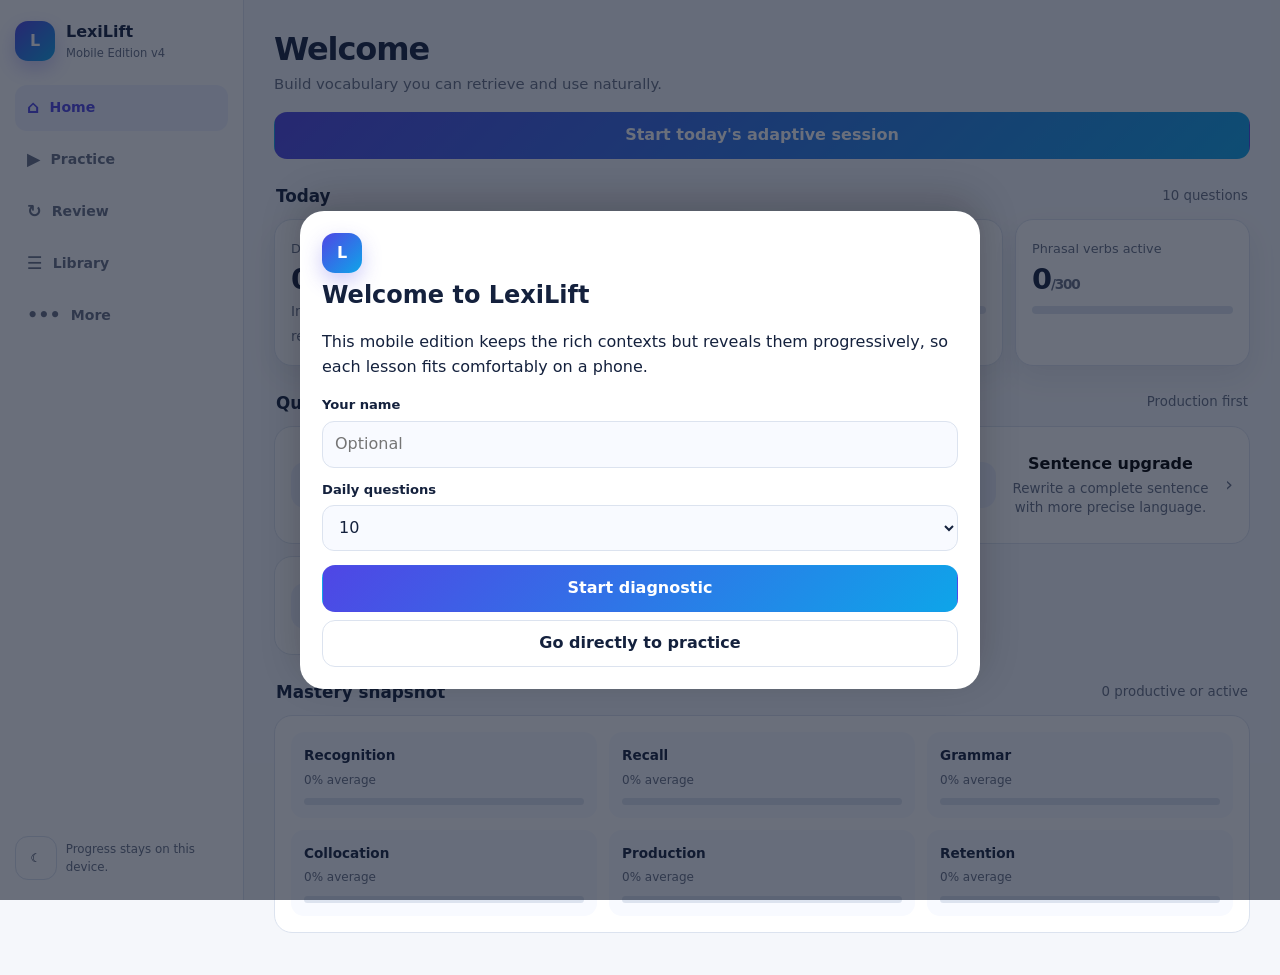
<file: index.html>
<!doctype html>
<html lang="en">
<head>
  <meta charset="utf-8">
  <meta name="viewport" content="width=device-width,initial-scale=1,viewport-fit=cover">
  <meta name="theme-color" content="#4f46e5">
  <meta name="description" content="LexiLift is a mobile-first productive vocabulary coach with 1,000 academic, professional, and American English phrasal-verb targets.">
  <title>LexiLift Vocabulary Coach</title>
  <link rel="manifest" href="manifest.webmanifest">
  <link rel="icon" href="assets/icon-192.png">
  <link rel="apple-touch-icon" href="assets/icon-192.png">
  <link rel="stylesheet" href="assets/styles.css">
</head>
<body>
  <div id="loading" class="loading-screen" role="status" aria-live="polite">
    <div class="loading-card">
      <div class="app-logo" aria-hidden="true">L</div>
      <h1>LexiLift</h1>
      <p id="loadingText">Loading the vocabulary catalog...</p>
      <div class="loading-bar"><span id="loadingBar"></span></div>
    </div>
  </div>

  <div id="app" class="app-shell hidden">
    <aside class="desktop-sidebar" aria-label="Primary navigation">
      <div class="brand-row">
        <div class="app-logo" aria-hidden="true">L</div>
        <div><strong>LexiLift</strong><small>Mobile Edition v4</small></div>
      </div>
      <nav id="desktopNav" class="desktop-nav"></nav>
      <div class="sidebar-footer">
        <button class="icon-button" data-action="theme" aria-label="Toggle dark mode">&#9790;</button>
        <span>Progress stays on this device.</span>
      </div>
    </aside>

    <div class="app-column">
      <header class="mobile-header">
        <div class="brand-row compact">
          <div class="app-logo" aria-hidden="true">L</div>
          <div><strong>LexiLift</strong><small id="headerSubtitle">Productive vocabulary</small></div>
        </div>
        <button class="icon-button" data-action="theme" aria-label="Toggle dark mode">&#9790;</button>
      </header>

      <main id="view" class="main-content" tabindex="-1"></main>

      <nav id="bottomNav" class="bottom-nav" aria-label="Mobile navigation"></nav>
    </div>
  </div>

  <div id="onboarding" class="modal-backdrop hidden" role="dialog" aria-modal="true"></div>
  <div id="modal" class="modal-backdrop hidden" role="dialog" aria-modal="true"></div>
  <div id="toast" class="toast" role="status" aria-live="polite"></div>

  <noscript>This app requires JavaScript.</noscript>
  <script src="assets/app.js" defer></script>
</body>
</html>
</file>
<file: assets/styles.css>
:root{
  --bg:#f5f7fb;--panel:#ffffff;--panel-soft:#f8faff;--ink:#14213d;--muted:#667085;
  --line:#dce3ef;--brand:#4f46e5;--brand-2:#0ea5e9;--brand-soft:#eef2ff;
  --good:#087f5b;--good-soft:#ecfdf5;--bad:#c92a2a;--bad-soft:#fff1f2;
  --warn:#a16207;--warn-soft:#fff8e1;--shadow:0 12px 30px rgba(30,41,59,.08);
  --radius:18px;--nav-height:70px;--safe-bottom:env(safe-area-inset-bottom,0px)
}
:root[data-theme="dark"]{
  --bg:#0f172a;--panel:#172033;--panel-soft:#111a2c;--ink:#eef2ff;--muted:#a8b3c7;
  --line:#334155;--brand:#8b92ff;--brand-2:#38bdf8;--brand-soft:#222b4d;
  --good:#6ee7b7;--good-soft:#12362f;--bad:#fca5a5;--bad-soft:#3b1d25;
  --warn:#fbbf24;--warn-soft:#3a2e13;--shadow:0 14px 34px rgba(0,0,0,.28)
}
*{box-sizing:border-box}
html{font-size:16px;scroll-behavior:smooth}
body{margin:0;background:var(--bg);color:var(--ink);font-family:Inter,ui-sans-serif,system-ui,-apple-system,BlinkMacSystemFont,"Segoe UI",sans-serif;line-height:1.55;-webkit-font-smoothing:antialiased}
button,input,select,textarea{font:inherit}
button{touch-action:manipulation}
.hidden{display:none!important}
.app-shell{min-height:100dvh}
.app-column{min-width:0}
.main-content{width:100%;max-width:900px;margin:0 auto;padding:16px 14px calc(var(--nav-height) + var(--safe-bottom) + 20px)}
.mobile-header{position:sticky;top:0;z-index:40;display:flex;align-items:center;justify-content:space-between;gap:12px;min-height:62px;padding:8px 14px;background:color-mix(in srgb,var(--panel) 94%,transparent);border-bottom:1px solid var(--line);backdrop-filter:blur(14px)}
.brand-row{display:flex;align-items:center;gap:11px}.brand-row strong{display:block;font-size:1rem}.brand-row small{display:block;color:var(--muted);font-size:.72rem}.brand-row.compact{gap:9px}
.app-logo{display:grid;place-items:center;flex:0 0 auto;width:40px;height:40px;border-radius:13px;background:linear-gradient(135deg,var(--brand),var(--brand-2));color:#fff;font-weight:900;box-shadow:0 8px 20px color-mix(in srgb,var(--brand) 28%,transparent)}
.icon-button{display:grid;place-items:center;width:44px;height:44px;border:1px solid var(--line);border-radius:13px;background:var(--panel);color:var(--ink);cursor:pointer}
.desktop-sidebar{display:none}
.bottom-nav{position:fixed;z-index:60;left:0;right:0;bottom:0;display:grid;grid-template-columns:repeat(5,1fr);height:calc(var(--nav-height) + var(--safe-bottom));padding:5px 6px var(--safe-bottom);background:color-mix(in srgb,var(--panel) 96%,transparent);border-top:1px solid var(--line);backdrop-filter:blur(16px)}
.nav-button{display:flex;flex-direction:column;align-items:center;justify-content:center;gap:2px;border:0;border-radius:12px;background:transparent;color:var(--muted);font-size:.69rem;font-weight:700;cursor:pointer;min-width:0}.nav-button .nav-icon{font-size:1.25rem;line-height:1}.nav-button.active{color:var(--brand);background:var(--brand-soft)}
.page-header{display:flex;align-items:flex-start;justify-content:space-between;gap:12px;margin:4px 0 16px}.page-header h1{margin:0;font-size:clamp(1.45rem,7vw,2rem);line-height:1.12;letter-spacing:-.035em}.page-header p{margin:.35rem 0 0;color:var(--muted);font-size:.93rem}.page-actions{display:flex;gap:8px;flex-wrap:wrap;justify-content:flex-end}
.grid{display:grid;gap:12px}.stats-grid{grid-template-columns:repeat(2,minmax(0,1fr))}.mode-grid{grid-template-columns:1fr}.skill-grid{grid-template-columns:1fr 1fr}
.card{background:var(--panel);border:1px solid var(--line);border-radius:var(--radius);padding:16px;box-shadow:var(--shadow)}
.card.flat{box-shadow:none}.stat-card{min-height:112px}.stat-card span{color:var(--muted);font-size:.8rem}.stat-card strong{display:block;margin:.2rem 0;font-size:1.8rem;line-height:1.1;letter-spacing:-.04em}.stat-card small{font-size:.85rem;color:var(--muted)}
.progress-track{height:8px;margin-top:10px;background:var(--line);border-radius:99px;overflow:hidden}.progress-track span{display:block;height:100%;background:linear-gradient(90deg,var(--brand),var(--brand-2));border-radius:inherit}
.section-heading{display:flex;align-items:center;justify-content:space-between;gap:10px;margin:24px 2px 10px}.section-heading h2{margin:0;font-size:1.05rem}.section-heading small{color:var(--muted)}
.mode-card{display:grid;grid-template-columns:46px minmax(0,1fr) auto;align-items:center;gap:12px;min-height:82px;cursor:pointer;box-shadow:none;transition:transform .15s,border-color .15s}.mode-card:active{transform:scale(.99)}.mode-icon{display:grid;place-items:center;width:46px;height:46px;border-radius:14px;background:var(--brand-soft);font-size:1.45rem}.mode-card h3{margin:0 0 3px;font-size:1rem}.mode-card p{margin:0;color:var(--muted);font-size:.84rem;line-height:1.4}.chevron{font-size:1.2rem;color:var(--muted)}
.btn{min-height:46px;padding:10px 15px;border:1px solid var(--line);border-radius:13px;background:var(--panel);color:var(--ink);font-weight:750;cursor:pointer}.btn.primary{border-color:transparent;background:linear-gradient(135deg,var(--brand),var(--brand-2));color:white}.btn.good{color:var(--good);border-color:color-mix(in srgb,var(--good) 35%,var(--line))}.btn.bad{color:var(--bad);border-color:color-mix(in srgb,var(--bad) 35%,var(--line))}.btn.full{width:100%}.btn.small{min-height:40px;padding:8px 11px;font-size:.85rem}.btn:disabled{opacity:.56;cursor:not-allowed}
.pill-row{display:flex;flex-wrap:wrap;gap:6px}.pill{display:inline-flex;align-items:center;max-width:100%;padding:4px 9px;border:1px solid var(--line);border-radius:999px;color:var(--muted);background:var(--panel);font-size:.72rem;white-space:nowrap}
.practice-wrap{max-width:760px;margin:0 auto}.practice-progress{display:flex;align-items:center;gap:10px;margin-bottom:10px}.practice-progress .progress-track{flex:1;margin:0}.practice-progress span{color:var(--muted);font-size:.78rem;white-space:nowrap}.practice-card{padding:16px}.practice-title{margin:10px 0 12px;font-size:1.35rem;line-height:1.2}.stage-line{display:flex;align-items:center;justify-content:space-between;gap:8px}.stage-badge{display:inline-flex;padding:4px 8px;border-radius:999px;background:var(--brand-soft);color:var(--brand);font-size:.72rem;font-weight:800}
.context-details{margin:12px 0;border:1px solid color-mix(in srgb,var(--brand) 22%,var(--line));border-radius:15px;background:color-mix(in srgb,var(--brand) 4%,var(--panel));overflow:hidden}.context-details summary{display:flex;align-items:center;justify-content:space-between;min-height:48px;padding:12px 14px;cursor:pointer;color:var(--brand);font-weight:850;list-style:none}.context-details summary::-webkit-details-marker{display:none}.context-details summary:after{content:"+";font-size:1.15rem}.context-details[open] summary:after{content:"-"}.context-body{padding:0 14px 14px}.context-body p{margin:0 0 10px}.context-meta{display:flex;gap:6px;flex-wrap:wrap}.context-preview{display:block;max-width:72%;overflow:hidden;text-overflow:ellipsis;white-space:nowrap;color:var(--muted);font-size:.76rem;font-weight:500}
.prompt{margin:14px 0 8px;font-size:1rem;font-weight:720}.meaning-cue{margin:10px 0;padding:11px 12px;border-left:4px solid var(--brand-2);border-radius:9px;background:color-mix(in srgb,var(--brand-2) 8%,var(--panel));font-size:.92rem}.question-box{margin:12px 0;padding:15px;border:1px solid var(--line);border-radius:15px;background:var(--panel-soft);font-size:1.03rem;line-height:1.65}.question-box mark{padding:2px 5px;border-radius:5px;background:#fde68a;color:#1f2937}.question-box ul{padding-left:1.2rem;margin:.5rem 0}
.answer{display:block;width:100%;min-height:108px;padding:14px;border:2px solid var(--line);border-radius:14px;background:var(--panel);color:var(--ink);resize:vertical;font-size:16px}.answer.single{min-height:50px}.answer:focus{outline:none;border-color:var(--brand);box-shadow:0 0 0 3px color-mix(in srgb,var(--brand) 14%,transparent)}
.action-row{display:flex;flex-wrap:wrap;gap:8px;margin-top:12px}.mobile-sticky-actions{position:sticky;z-index:20;bottom:calc(var(--nav-height) + var(--safe-bottom) + 8px);margin:14px -8px -8px;padding:9px 8px;background:color-mix(in srgb,var(--panel) 95%,transparent);border-top:1px solid var(--line);border-radius:14px;backdrop-filter:blur(12px)}.mobile-sticky-actions .btn.primary{flex:1}
.choice-list{display:grid;gap:9px;margin-top:12px}.choice{display:grid;grid-template-columns:minmax(0,1fr) auto;align-items:center;gap:10px;width:100%;min-height:54px;padding:12px 13px;border:1px solid var(--line);border-radius:14px;background:var(--panel);color:var(--ink);text-align:left;cursor:pointer}.choice strong{font-size:1rem}.choice.correct{border-color:var(--good);background:var(--good-soft);color:var(--good)}.choice.wrong{border-color:var(--bad);background:var(--bad-soft);color:var(--bad)}
.hint{margin-top:12px;padding:11px 12px;border-left:4px solid var(--warn);border-radius:9px;background:var(--warn-soft);color:var(--ink)}.feedback{margin-top:16px;padding-top:15px;border-top:1px solid var(--line)}.feedback h3{margin:.2rem 0 .6rem}.feedback p{margin:.5rem 0}.detail-grid{display:grid;grid-template-columns:1fr;gap:9px;margin-top:12px}.detail{padding:12px;border-radius:12px;background:var(--panel-soft)}.detail b{display:block;margin-bottom:4px;color:var(--muted);font-size:.7rem;text-transform:uppercase;letter-spacing:.06em}.quality-check{margin:12px 0;padding:11px 12px;border-radius:10px}.quality-check.good{background:var(--good-soft);color:var(--good)}.quality-check.bad{background:var(--bad-soft);color:var(--bad)}.rating-grid{display:grid;grid-template-columns:1fr 1fr;gap:8px}.rating-grid .btn{min-height:58px}
.library-controls{position:sticky;top:62px;z-index:25;padding:10px 0;background:var(--bg)}.search-box{display:flex;gap:8px}.search-box input{width:100%;min-height:48px;padding:11px 13px;border:1px solid var(--line);border-radius:13px;background:var(--panel);color:var(--ink)}.filter-row{display:flex;gap:8px;margin-top:8px;overflow-x:auto;padding-bottom:2px;scrollbar-width:none}.filter-row::-webkit-scrollbar{display:none}.filter-chip{flex:0 0 auto;min-height:38px;padding:7px 11px;border:1px solid var(--line);border-radius:999px;background:var(--panel);color:var(--muted);font-size:.8rem;font-weight:750}.filter-chip.active{background:var(--brand-soft);color:var(--brand);border-color:color-mix(in srgb,var(--brand) 25%,var(--line))}
.library-list{display:grid;gap:10px}.word-card{display:grid;grid-template-columns:minmax(0,1fr) auto;gap:10px;padding:14px;border:1px solid var(--line);border-radius:16px;background:var(--panel);cursor:pointer}.word-card h3{margin:0 0 3px;font-size:1.05rem}.word-card p{margin:0;color:var(--muted);font-size:.86rem;display:-webkit-box;-webkit-line-clamp:2;-webkit-box-orient:vertical;overflow:hidden}.word-card-meta{display:flex;gap:6px;flex-wrap:wrap;margin-top:8px}.audio-button{align-self:start;width:42px;height:42px;border:1px solid var(--line);border-radius:12px;background:var(--panel-soft);color:var(--ink);cursor:pointer}
.skill-card{padding:13px;background:var(--panel-soft);border-radius:13px}.skill-card b{display:block;font-size:.85rem}.skill-card span{color:var(--muted);font-size:.75rem}.skill-bar{height:7px;margin-top:7px;background:var(--line);border-radius:99px;overflow:hidden}.skill-bar span{display:block;height:100%;background:linear-gradient(90deg,var(--brand),var(--brand-2))}.review-row{display:flex;align-items:center;justify-content:space-between;gap:10px;padding:11px 0;border-bottom:1px solid var(--line)}.review-row:last-child{border-bottom:0}
.form-grid{display:grid;gap:12px}.field{display:grid;gap:5px}.field label{font-size:.82rem;font-weight:750}.field input,.field select,.field textarea{width:100%;min-height:46px;padding:10px 12px;border:1px solid var(--line);border-radius:12px;background:var(--panel-soft);color:var(--ink)}
.modal-backdrop{position:fixed;z-index:100;inset:0;display:flex;align-items:flex-end;justify-content:center;padding:0;background:rgba(15,23,42,.62)}.modal-sheet{width:100%;max-height:92dvh;overflow:auto;padding:18px 15px calc(18px + var(--safe-bottom));border-radius:24px 24px 0 0;background:var(--panel);box-shadow:0 -12px 40px rgba(0,0,0,.2)}.modal-sheet h2{margin:.2rem 0 .5rem}.modal-close{float:right}.modal-actions{display:flex;gap:8px;flex-wrap:wrap;margin-top:14px}
.loading-screen{position:fixed;z-index:200;inset:0;display:grid;place-items:center;padding:22px;background:var(--bg)}.loading-card{width:min(100%,360px);padding:28px;text-align:center;border:1px solid var(--line);border-radius:24px;background:var(--panel);box-shadow:var(--shadow)}.loading-card .app-logo{margin:0 auto}.loading-card h1{margin:.8rem 0 .25rem}.loading-card p{color:var(--muted)}.loading-bar{height:9px;margin-top:18px;background:var(--line);border-radius:99px;overflow:hidden}.loading-bar span{display:block;width:8%;height:100%;background:linear-gradient(90deg,var(--brand),var(--brand-2));transition:width .25s}
.toast{position:fixed;z-index:150;left:50%;bottom:calc(var(--nav-height) + var(--safe-bottom) + 14px);width:max-content;max-width:calc(100% - 28px);padding:11px 14px;border-radius:12px;background:var(--ink);color:var(--panel);box-shadow:var(--shadow);opacity:0;transform:translate(-50%,10px);pointer-events:none;transition:.2s}.toast.show{opacity:1;transform:translate(-50%,0)}
.empty-state{padding:36px 18px;text-align:center}.empty-state h2{margin:.3rem 0}.empty-state p{color:var(--muted)}
.install-banner{display:grid;grid-template-columns:minmax(0,1fr) auto;gap:10px;align-items:center;margin-bottom:12px;padding:12px 13px;border-radius:15px;background:var(--brand-soft);color:var(--ink)}.install-banner p{margin:0;font-size:.84rem}.install-banner button{white-space:nowrap}
@media(min-width:620px){
  .main-content{padding:22px 22px 96px}.mode-grid{grid-template-columns:1fr 1fr}.detail-grid{grid-template-columns:1fr 1fr}.form-grid.two{grid-template-columns:1fr 1fr}.modal-backdrop{align-items:center;padding:24px}.modal-sheet{max-width:680px;border-radius:24px;padding:22px}.stats-grid{grid-template-columns:repeat(4,minmax(0,1fr))}
}
@media(min-width:1000px){
  .app-shell{display:grid;grid-template-columns:244px minmax(0,1fr)}.desktop-sidebar{position:sticky;top:0;display:flex;flex-direction:column;gap:22px;height:100vh;padding:20px 15px;background:var(--panel);border-right:1px solid var(--line)}.desktop-nav{display:grid;gap:6px}.desktop-nav .nav-button{flex-direction:row;justify-content:flex-start;gap:10px;min-height:46px;padding:10px 12px;font-size:.88rem}.desktop-nav .nav-icon{font-size:1.1rem}.sidebar-footer{display:flex;align-items:center;gap:9px;margin-top:auto;color:var(--muted);font-size:.74rem}.mobile-header,.bottom-nav{display:none}.main-content{max-width:1050px;padding:28px 30px 42px}.mode-grid{grid-template-columns:repeat(3,minmax(0,1fr))}.practice-card{padding:24px}.mobile-sticky-actions{position:static;margin:14px 0 0;padding:0;border:0;background:transparent}.library-controls{top:0}.skill-grid{grid-template-columns:repeat(3,1fr)}
}
@media(prefers-reduced-motion:reduce){*{scroll-behavior:auto!important;transition:none!important}}
.task-mode .main-content{padding-bottom:24px}.task-mode .mobile-sticky-actions{bottom:8px}
</file>
